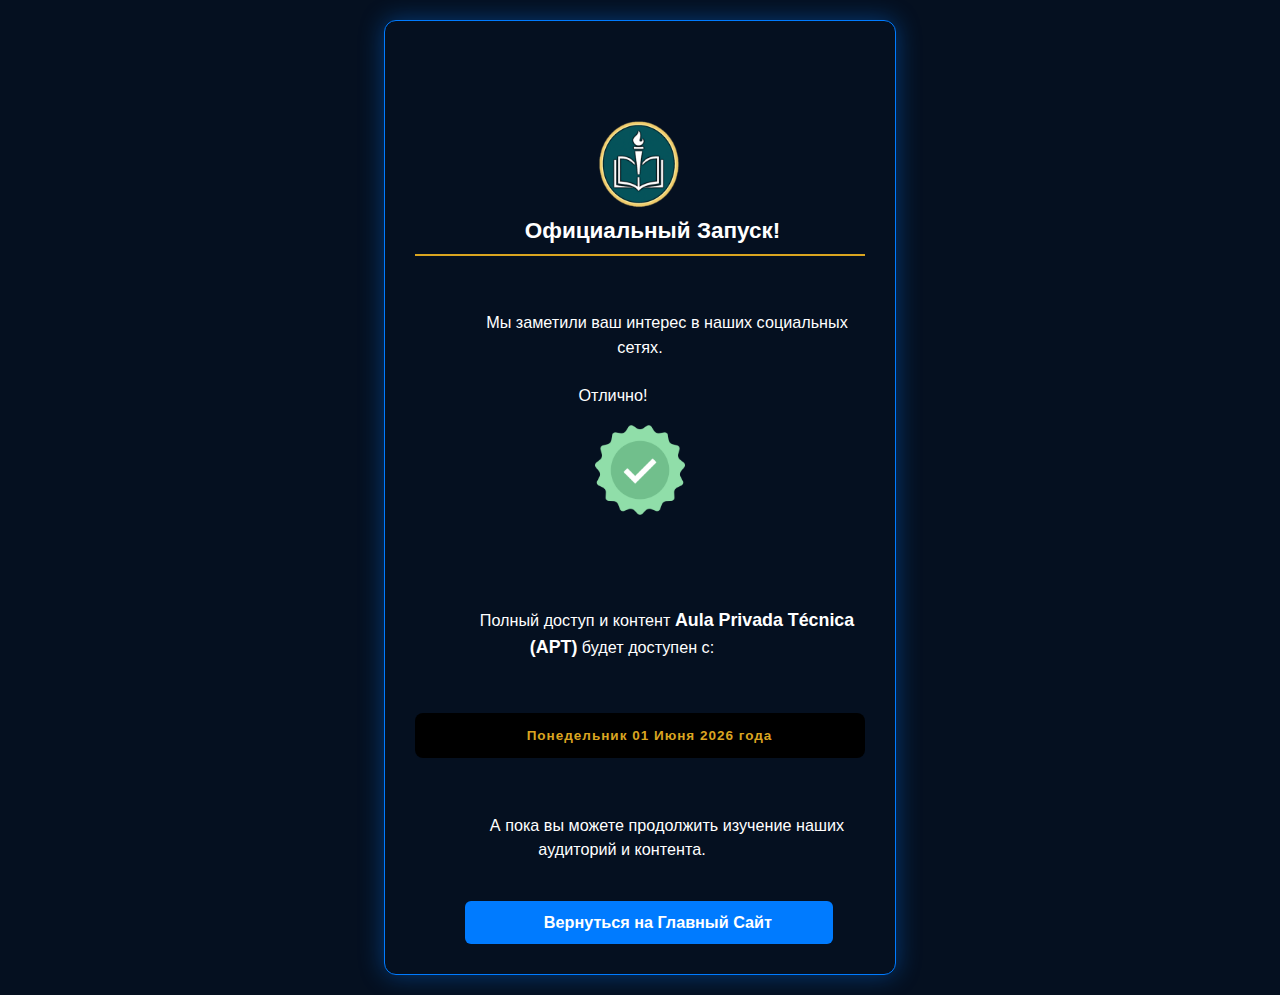
<file: index.html>
<!DOCTYPE html>
<html lang="ru">
<head>
    <meta charset="UTF-8">
    <meta name="author" content="Angel Manuel Guevara Chavarría">
    <meta name="copyright" content="© 2025 Aula Privada Técnica. Todos los derechos reservados.">
    <meta name="description" content="Sitio oficial de APT-Angel Manuel Guevara Chavarría. Contenido protegido por derechos de autor. Plagio y apropiación no permitidos.">
    <meta name="viewport" content="width=device-width, initial-scale=1.0">
    <title>¡Atención! Apertura Oficial APT</title>
    <link rel="stylesheet" href="index.css">
</head>
<body>
    <div class="contenedor-anuncio">
        <h1 class="titulo-anuncio">
            <img src="logoretro2.png" style="width: 20%; display: flex; margin: auto; padding: 1vh;">
            Официальный Запуск!
        </h1>  
        <p class="mensaje-principal">
            Мы заметили ваш интерес в наших социальных сетях.<br><br>Отлично!
            <img src="comprobado.png" style="width: 20%; display: flex; margin: auto; padding: 2vh;" />
        </p>
        <p class="mensaje-fecha">
            Полный доступ и контент <strong style="font-size: 1.1em;">Aula Privada Técnica (APT)</strong> будет доступен с:
        </p>
        <div class="fecha-destacada">
            Понедельник 01 Июня 2026 года
        </div>
        <p class="mensaje-final">
            А пока вы можете продолжить изучение наших аудиторий и контента.
        </p>
        <button id="btnRegresar" class="boton-regreso">
            Вернуться на Главный Сайт
        </button>
    </div>
    <script src="script.js"></script>
</body>

</html>
</html>
</file>
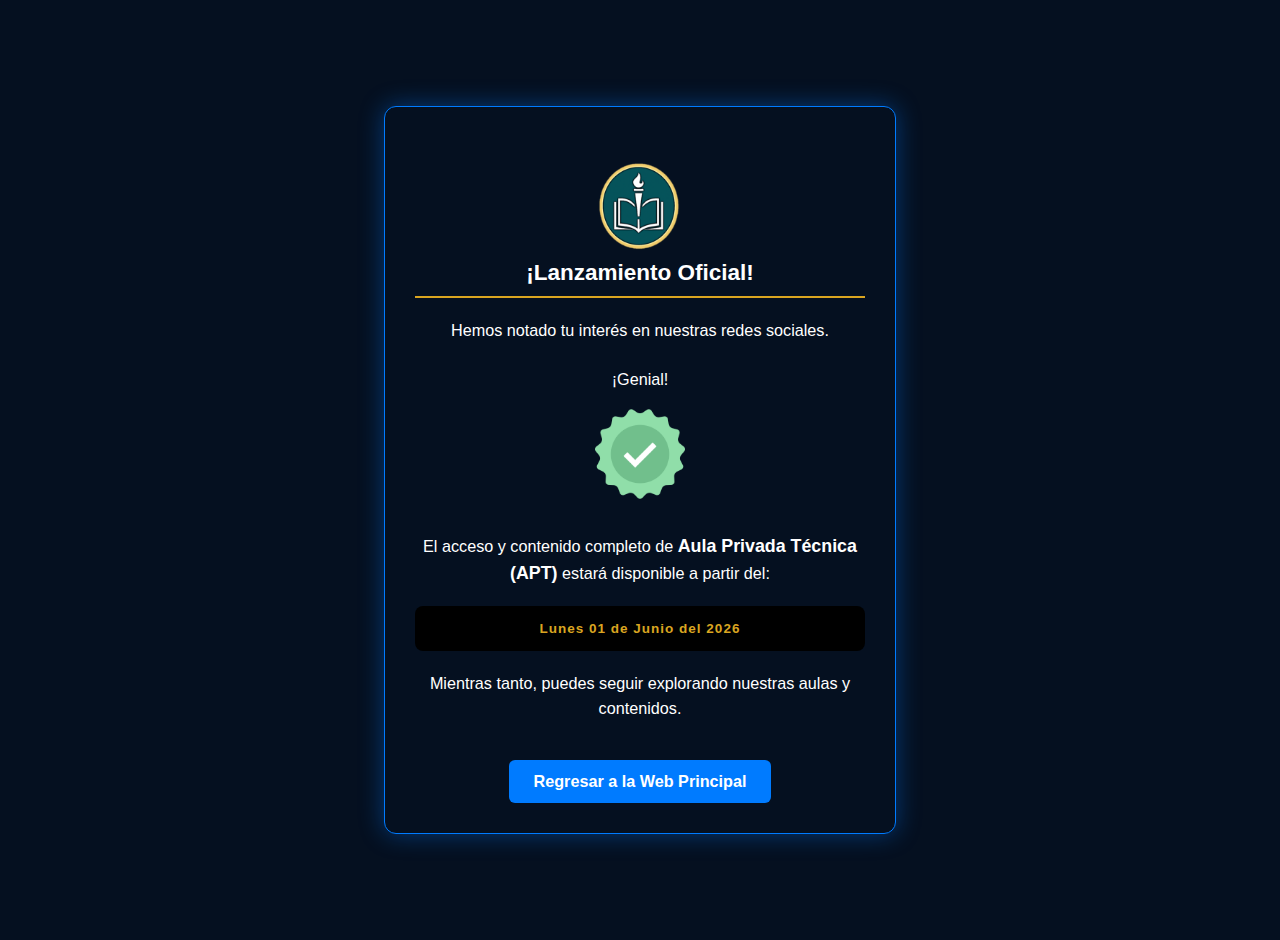
<file: sites.html>
<!DOCTYPE html>
<html lang="es">
<head>
    <meta charset="UTF-8">
    <meta name="viewport" content="width=device-width, initial-scale=1.0">
    <title>¡Atención! Apertura Oficial APT</title>
    <link rel="stylesheet" href="sites.css">
</head>
<body>
    <div class="contenedor-anuncio">
        <h1 class="titulo-anuncio">
            <img src="logoretro2.png" style="width: 20%; display: flex; margin: auto; padding: 1vh;">
            ¡Lanzamiento Oficial!
        </h1>  
        <p class="mensaje-principal">
            Hemos notado tu interés en nuestras redes sociales.<br><br>¡Genial!
            <img src="comprobado.png" style="width: 20%; display: flex; margin: auto; padding: 2vh;" />
        </p>
        <p class="mensaje-fecha">
            El acceso y contenido completo de <strong style="font-size: 1.1em;">Aula Privada Técnica (APT)</strong> estará disponible a partir del:
        </p>
        <div class="fecha-destacada">
            Lunes 01 de Junio del 2026
        </div>
        <p class="mensaje-final">
            Mientras tanto, puedes seguir explorando nuestras aulas y contenidos.
        </p>
        <button id="btnRegresar" class="boton-regreso">
            Regresar a la Web Principal
        </button>
    </div>
    <script src="script.sites.js"></script>
</body>
</html>
</file>
<file: index.css>
body {
  margin: 0;
  font-family: tahoma, sans-serif;
  background-color: #051020;
  display: flex;
  justify-content: center;
  align-items: center;
  min-height: 100vh;
  padding: 20px;
  background-attachment: fixed;
  background-size: cover;
  background-position: center;   
  -webkit-user-select: none;
  -moz-user-select: none;
  -ms-user-select: none;
  user-select: none;
}

.contenedor-anuncio {
  background-color: #051020;
  color: white;
  padding: 30px;
  border-radius: 12px;
  max-width: 450px;
  width: 90%;
  text-align: center;
  box-shadow: 0 0 25px rgba(0, 123, 255, 0.4);
  border: 1px solid #007bff;
}

.titulo-anuncio {
  font-size: 2.5vh;
  margin-bottom: 20px;
  border-bottom: 2px solid goldenrod;
  padding-bottom: 10px;
}

.mensaje-principal, .mensaje-fecha, .mensaje-final {
  font-size: 1.8vh;
  line-height: 1.5;
  margin-bottom: 15px;
}

.fecha-destacada {
  font-size: 1.5vh;
  font-weight: bold;
  color: goldenrod;
  background-color: #000000;
  padding: 15px;
  border-radius: 8px;
  margin: 20px 0;
  letter-spacing: 1px;
}

.boton-regreso {
  background-color: #007bff;
  color: white;
  border: none;
  padding: 12px 25px;
  margin-top: 25px;
  border-radius: 6px;
  cursor: pointer;
  font-size: 1.8vh;
  font-weight: bold;
  transition: background-color 0.3s ease, transform 0.3s ease;
}

.boton-regreso:hover {
  background-color: #0056b3;
  transform: translateY(-2px);
}
</file>
<file: sites.css>
body {
  margin: 0;
  font-family: tahoma, sans-serif;
  background-color: #051020;
  display: flex;
  justify-content: center;
  align-items: center;
  min-height: 100vh;
  padding: 20px;
  background-attachment: fixed;
  background-size: cover;
  background-position: center;   
  -webkit-user-select: none;
  -moz-user-select: none;
  -ms-user-select: none;
  user-select: none;
}

.contenedor-anuncio {
  background-color: #051020;
  color: white;
  padding: 30px;
  border-radius: 12px;
  max-width: 450px;
  width: 90%;
  text-align: center;
  box-shadow: 0 0 25px rgba(0, 123, 255, 0.4);
  border: 1px solid #007bff;
}

.titulo-anuncio {
  font-size: 2.5vh;
  margin-bottom: 20px;
  border-bottom: 2px solid goldenrod;
  padding-bottom: 10px;
}

.mensaje-principal, .mensaje-fecha, .mensaje-final {
  font-size: 1.8vh;
  line-height: 1.5;
  margin-bottom: 15px;
}

.fecha-destacada {
  font-size: 1.5vh;
  font-weight: bold;
  color: goldenrod;
  background-color: #000000;
  padding: 15px;
  border-radius: 8px;
  margin: 20px 0;
  letter-spacing: 1px;
}

.boton-regreso {
  background-color: #007bff;
  color: white;
  border: none;
  padding: 12px 25px;
  margin-top: 25px;
  border-radius: 6px;
  cursor: pointer;
  font-size: 1.8vh;
  font-weight: bold;
  transition: background-color 0.3s ease, transform 0.3s ease;
}

.boton-regreso:hover {
  background-color: #0056b3;
  transform: translateY(-2px);
}
</file>
